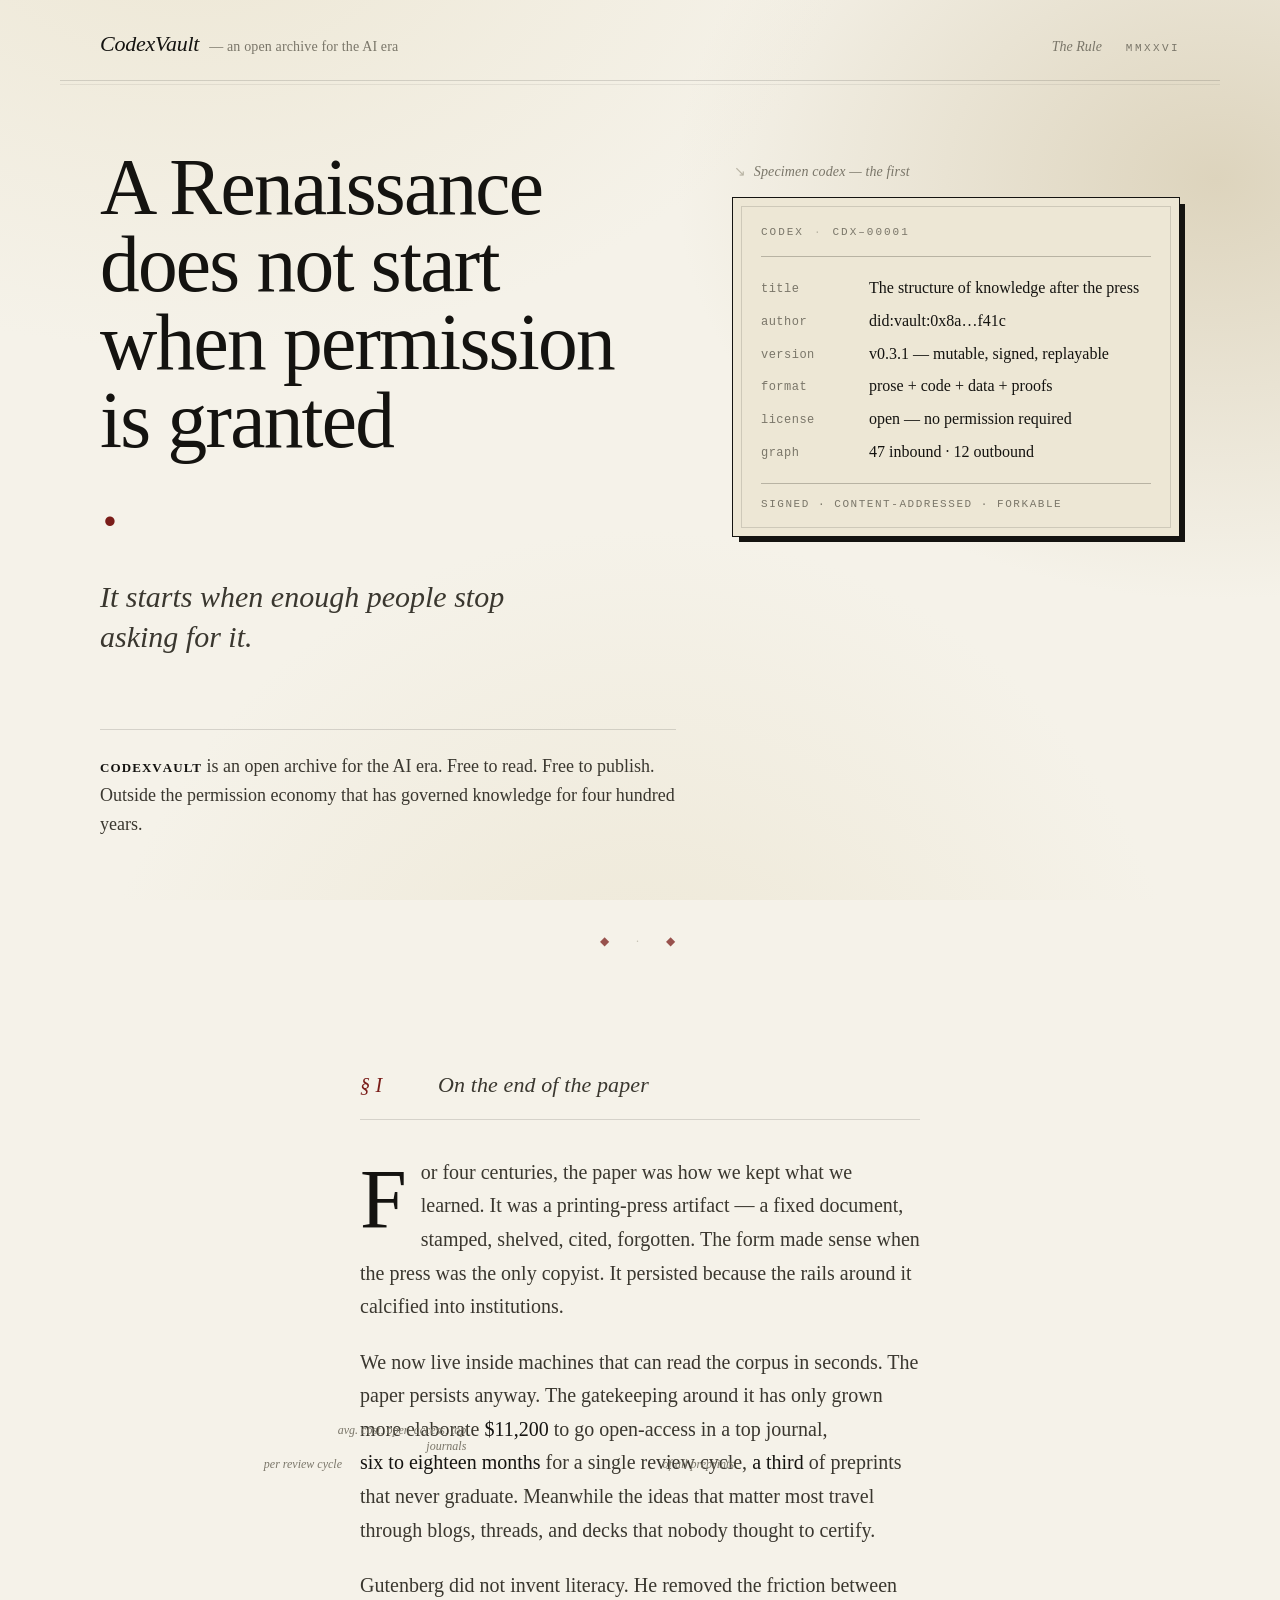
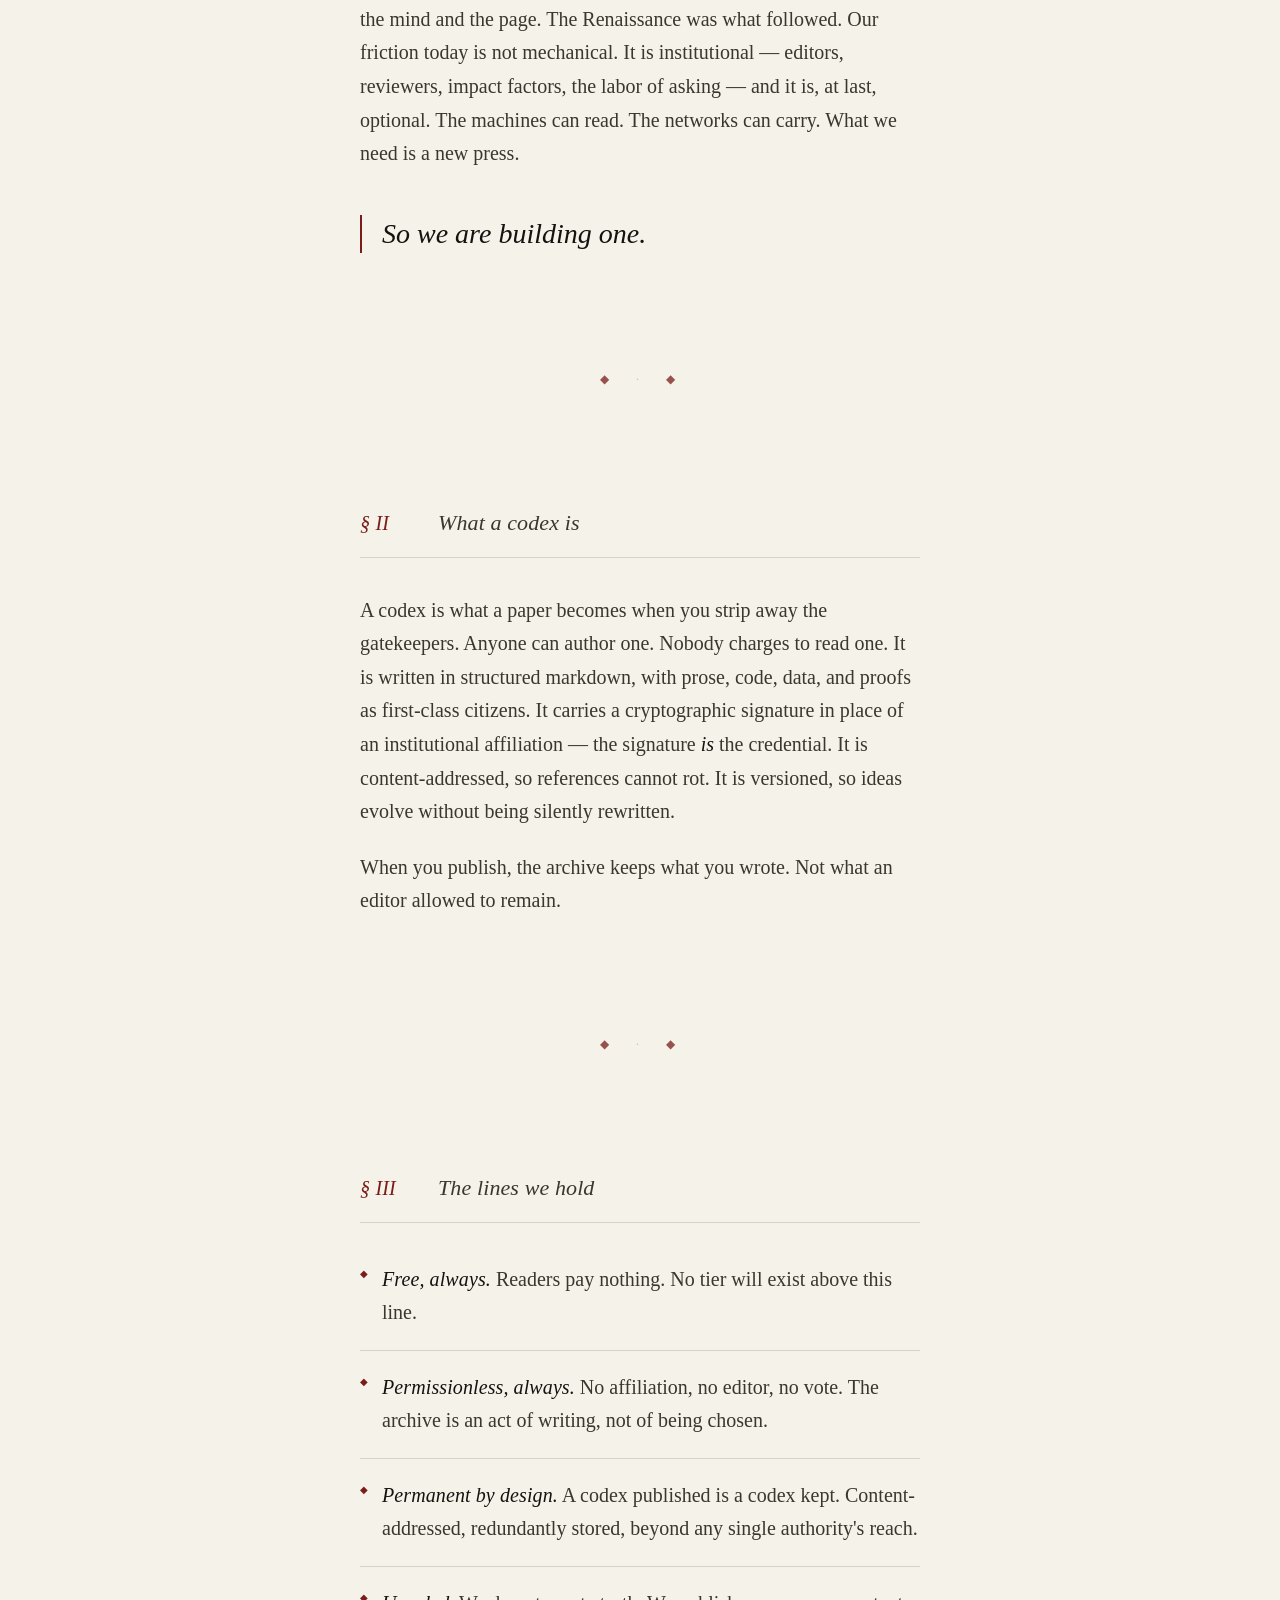
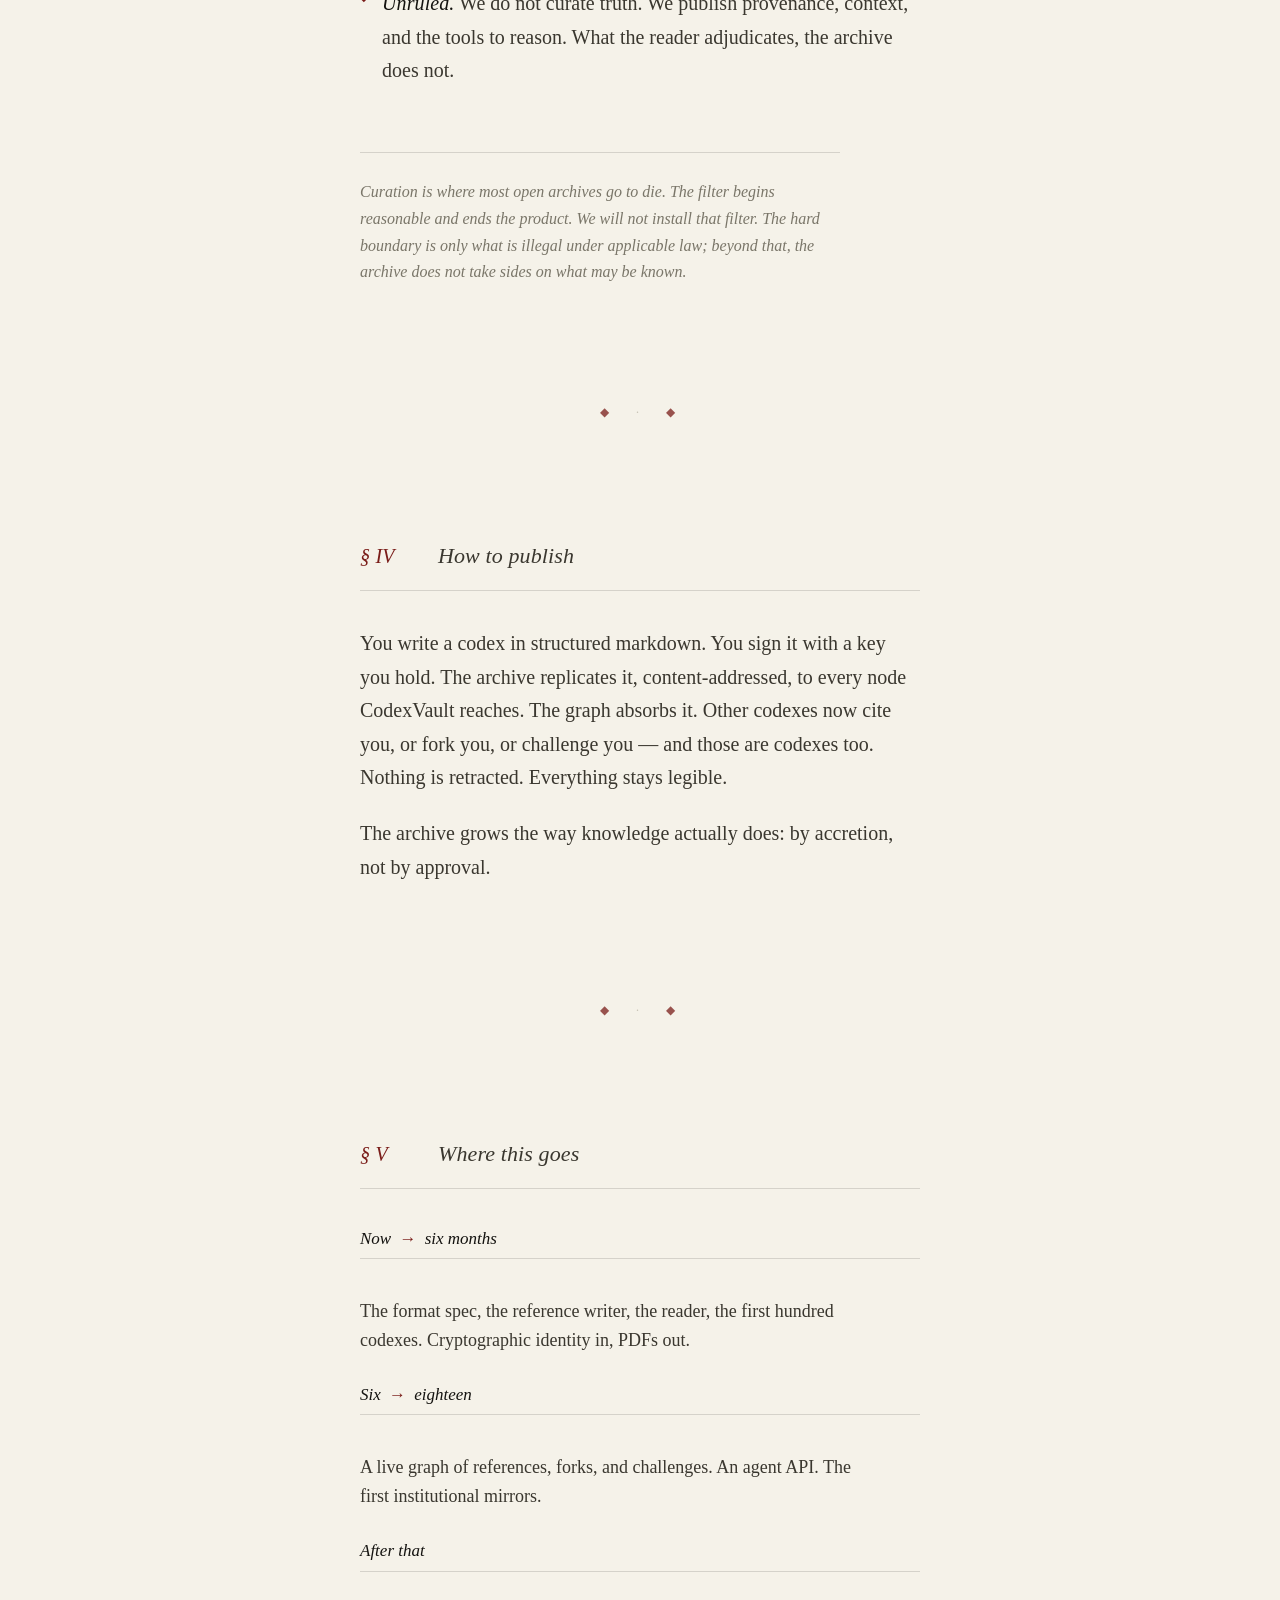
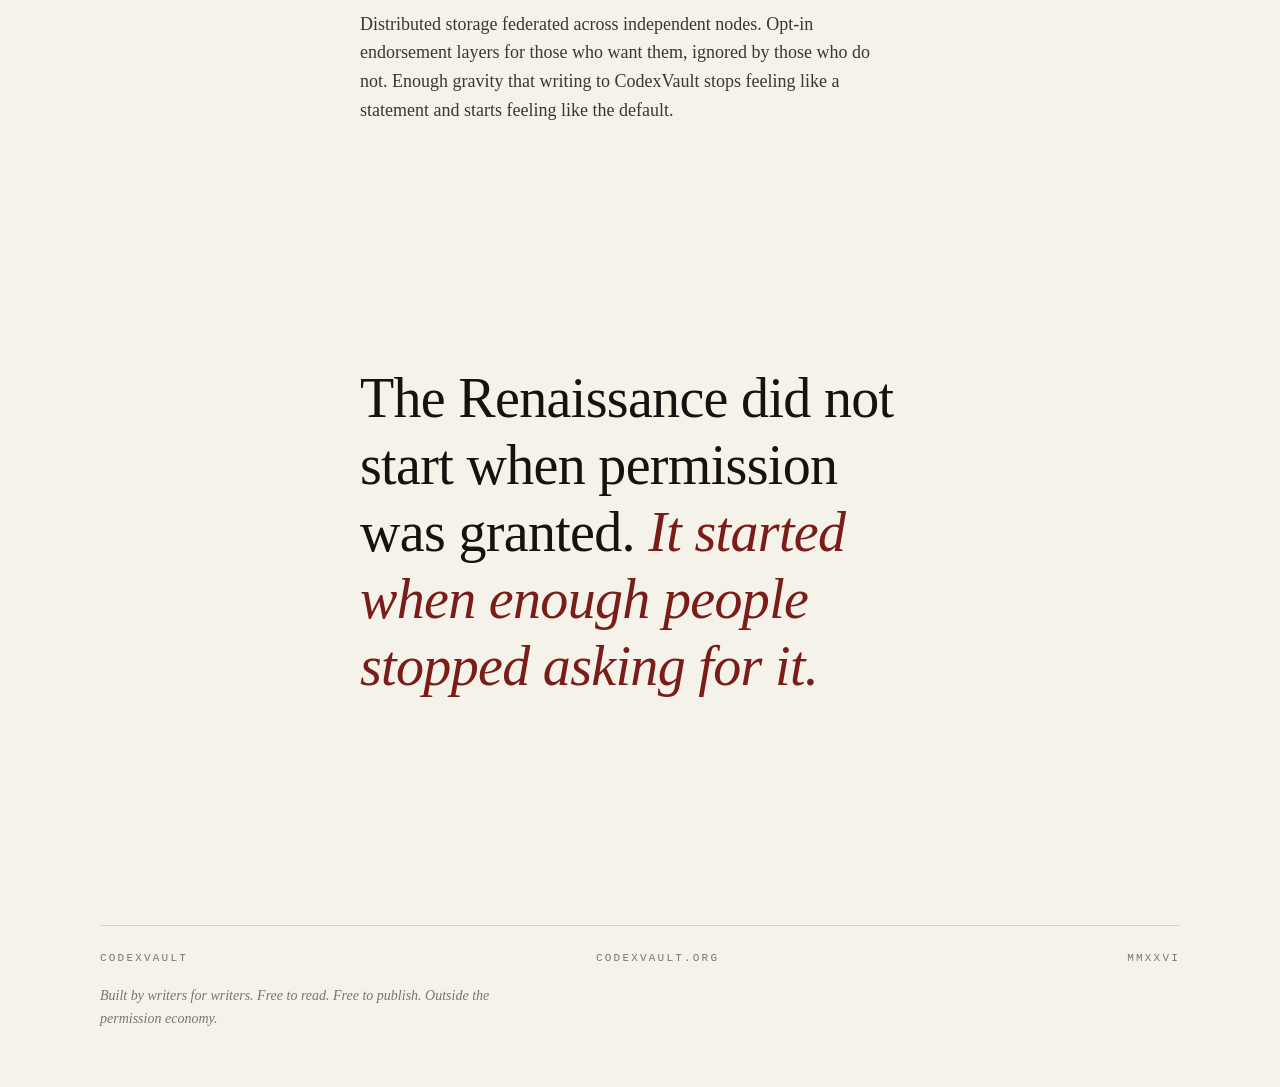
<file: index.html>
<!doctype html>
<html lang="en">
<head>
<meta charset="utf-8">
<meta name="viewport" content="width=device-width,initial-scale=1">
<title>CodexVault — an open archive for the AI era</title>
<meta name="description" content="An open archive for the AI era. Free to read. Free to publish. Outside the permission economy.">
<meta name="color-scheme" content="light dark">
<link rel="icon" href="data:image/svg+xml,%3Csvg xmlns='http://www.w3.org/2000/svg' viewBox='0 0 64 64'%3E%3Crect width='64' height='64' fill='%23f5f2e9'/%3E%3Ctext x='32' y='44' text-anchor='middle' font-family='Georgia' font-size='40' fill='%237a1d19' font-style='italic'%3EC%3C/text%3E%3C/svg%3E">
<link rel="stylesheet" href="styles.css">
</head>
<body>

<header class="mast">
  <div class="mast-inner">
    <span class="mast-title">CodexVault</span>
    <span class="mast-sub">&mdash;&nbsp;an open archive for the AI era</span>
    <a class="mast-link" href="/rule">The Rule</a>
    <span class="mast-date">MMXXVI</span>
  </div>
  <div class="mast-rule" aria-hidden="true"></div>
  <div class="mast-underrule" aria-hidden="true"></div>
</header>

<main>

<section class="hero">
  <div class="hero-grid">
    <div class="hero-text">
      <h1>
        <span>A Renaissance</span>
        <span>does not start</span>
        <span>when permission</span>
        <span>is granted<span class="period">.</span></span>
      </h1>
      <p class="hero-sub">It starts when enough people stop asking for it.</p>
    </div>

    <aside class="hero-specimen">
      <p class="specimen-label">Specimen codex &mdash; the first</p>
      <div class="codex-card">
        <div class="codex-meta">
          <span>Codex</span>
          <span class="kb">·</span>
          <span>CDX&ndash;00001</span>
        </div>
        <dl class="codex-fields">
          <dt>title</dt>   <dd>The structure of knowledge after the press</dd>
          <dt>author</dt>  <dd>did:vault:0x8a&hellip;f41c</dd>
          <dt>version</dt> <dd>v0.3.1 &mdash; mutable, signed, replayable</dd>
          <dt>format</dt>  <dd>prose + code + data + proofs</dd>
          <dt>license</dt> <dd>open &mdash; no permission required</dd>
          <dt>graph</dt>   <dd>47 inbound &middot; 12 outbound</dd>
        </dl>
        <p class="codex-foot">signed &middot; content-addressed &middot; forkable</p>
      </div>
    </aside>
  </div>

  <p class="hero-mark">
    <strong>CodexVault</strong> is an open archive for the AI era. Free to read. Free to publish.
    Outside the permission economy that has governed knowledge for four hundred years.
  </p>
</section>

<div class="ornament" aria-hidden="true"><span>◆</span><span>·</span><span>◆</span></div>

<article class="essay">
  <header class="essay-head">
    <span class="folio">§&nbsp;I</span>
    <h2 class="kicker">On the end of the paper</h2>
  </header>

  <p class="drop">For four centuries, the paper was how we kept what we learned. It was a printing-press artifact &mdash; a fixed document, stamped, shelved, cited, forgotten. The form made sense when the press was the only copyist. It persisted because the rails around it calcified into institutions.</p>

  <p>We now live inside machines that can read the corpus in seconds. The paper persists anyway. The gatekeeping around it has only grown more elaborate <span class="margin" data-note="avg. cost, open-access, top journals"><span class="num">$11,200</span></span> to go open-access in a top journal, <span class="margin" data-note="per review cycle"><span class="num">six to eighteen months</span></span> for a single review cycle, <span class="margin" data-note="of all preprints"><span class="num">a third</span></span> of preprints that never graduate. Meanwhile the ideas that matter most travel through blogs, threads, and decks that nobody thought to certify.</p>

  <p>Gutenberg did not invent literacy. He removed the friction between the mind and the page. The Renaissance was what followed. Our friction today is not mechanical. It is institutional &mdash; editors, reviewers, impact factors, the labor of asking &mdash; and it is, at last, optional. The machines can read. The networks can carry. What we need is a new press.</p>

  <p class="pull">So we are building one.</p>
</article>

<div class="ornament" aria-hidden="true"><span>◆</span><span>·</span><span>◆</span></div>

<article id="archive" class="essay">
  <header class="essay-head">
    <span class="folio">§&nbsp;II</span>
    <h2 class="kicker">What a codex is</h2>
  </header>

  <p>A codex is what a paper becomes when you strip away the gatekeepers. Anyone can author one. Nobody charges to read one. It is written in structured markdown, with prose, code, data, and proofs as first-class citizens. It carries a cryptographic signature in place of an institutional affiliation &mdash; the signature <em>is</em> the credential. It is content-addressed, so references cannot rot. It is versioned, so ideas evolve without being silently rewritten.</p>

  <p>When you publish, the archive keeps what you wrote. Not what an editor allowed to remain.</p>
</article>

<div class="ornament" aria-hidden="true"><span>◆</span><span>·</span><span>◆</span></div>

<article class="essay">
  <header class="essay-head">
    <span class="folio">§&nbsp;III</span>
    <h2 class="kicker">The lines we hold</h2>
  </header>

  <div class="creed">
    <p><em>Free, always.</em> Readers pay nothing. No tier will exist above this line.</p>
    <p><em>Permissionless, always.</em> No affiliation, no editor, no vote. The archive is an act of writing, not of being chosen.</p>
    <p><em>Permanent by design.</em> A codex published is a codex kept. Content-addressed, redundantly stored, beyond any single authority's reach.</p>
    <p><em>Unruled.</em> We do not curate truth. We publish provenance, context, and the tools to reason. What the reader adjudicates, the archive does not.</p>
  </div>

  <p class="post">Curation is where most open archives go to die. The filter begins reasonable and ends the product. We will not install that filter. The hard boundary is only what is illegal under applicable law; beyond that, the archive does not take sides on what may be known.</p>
</article>

<div class="ornament" aria-hidden="true"><span>◆</span><span>·</span><span>◆</span></div>

<article id="publish" class="essay">
  <header class="essay-head">
    <span class="folio">§&nbsp;IV</span>
    <h2 class="kicker">How to publish</h2>
  </header>

  <p>You write a codex in structured markdown. You sign it with a key you hold. The archive replicates it, content-addressed, to every node CodexVault reaches. The graph absorbs it. Other codexes now cite you, or fork you, or challenge you &mdash; and those are codexes too. Nothing is retracted. Everything stays legible.</p>

  <p>The archive grows the way knowledge actually does: by accretion, not by approval.</p>
</article>

<div class="ornament" aria-hidden="true"><span>◆</span><span>·</span><span>◆</span></div>

<article class="essay">
  <header class="essay-head">
    <span class="folio">§&nbsp;V</span>
    <h2 class="kicker">Where this goes</h2>
  </header>

  <dl class="horizon">
    <dt>Now <span class="arr">&rarr;</span> six months</dt>
    <dd>The format spec, the reference writer, the reader, the first hundred codexes. Cryptographic identity in, PDFs out.</dd>

    <dt>Six <span class="arr">&rarr;</span> eighteen</dt>
    <dd>A live graph of references, forks, and challenges. An agent API. The first institutional mirrors.</dd>

    <dt>After that</dt>
    <dd>Distributed storage federated across independent nodes. Opt-in endorsement layers for those who want them, ignored by those who do not. Enough gravity that writing to CodexVault stops feeling like a statement and starts feeling like the default.</dd>
  </dl>
</article>

<section class="closer">
  <p class="closer-text">
    The Renaissance did not start when permission was granted.
    <em>It started when enough people stopped asking for it.</em>
  </p>
</section>

</main>

<footer class="foot">
  <div class="foot-rule" aria-hidden="true"></div>
  <div class="foot-row">
    <span>CodexVault</span>
    <span>codexvault.org</span>
    <span>MMXXVI</span>
  </div>
  <p class="foot-fine">Built by writers for writers. Free to read. Free to publish. Outside the permission economy.</p>
</footer>

</body>
</html>
</file>
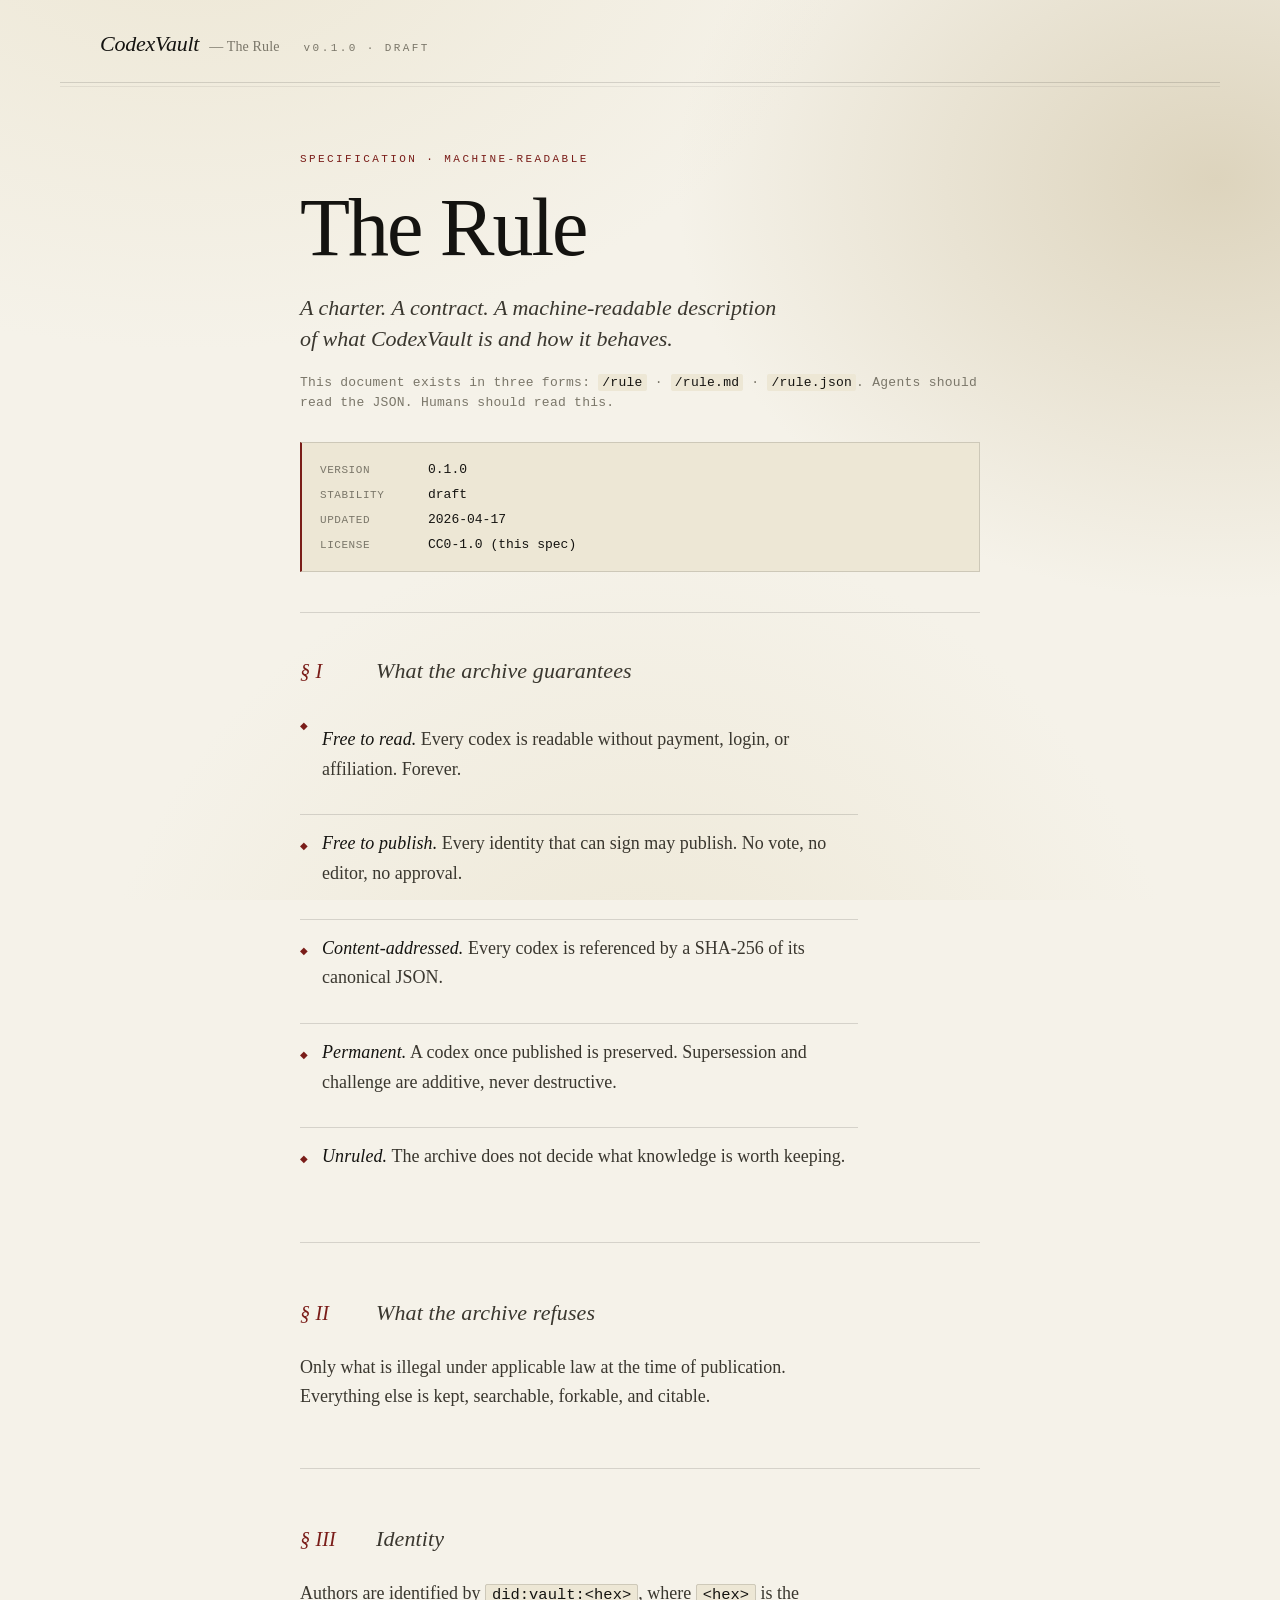
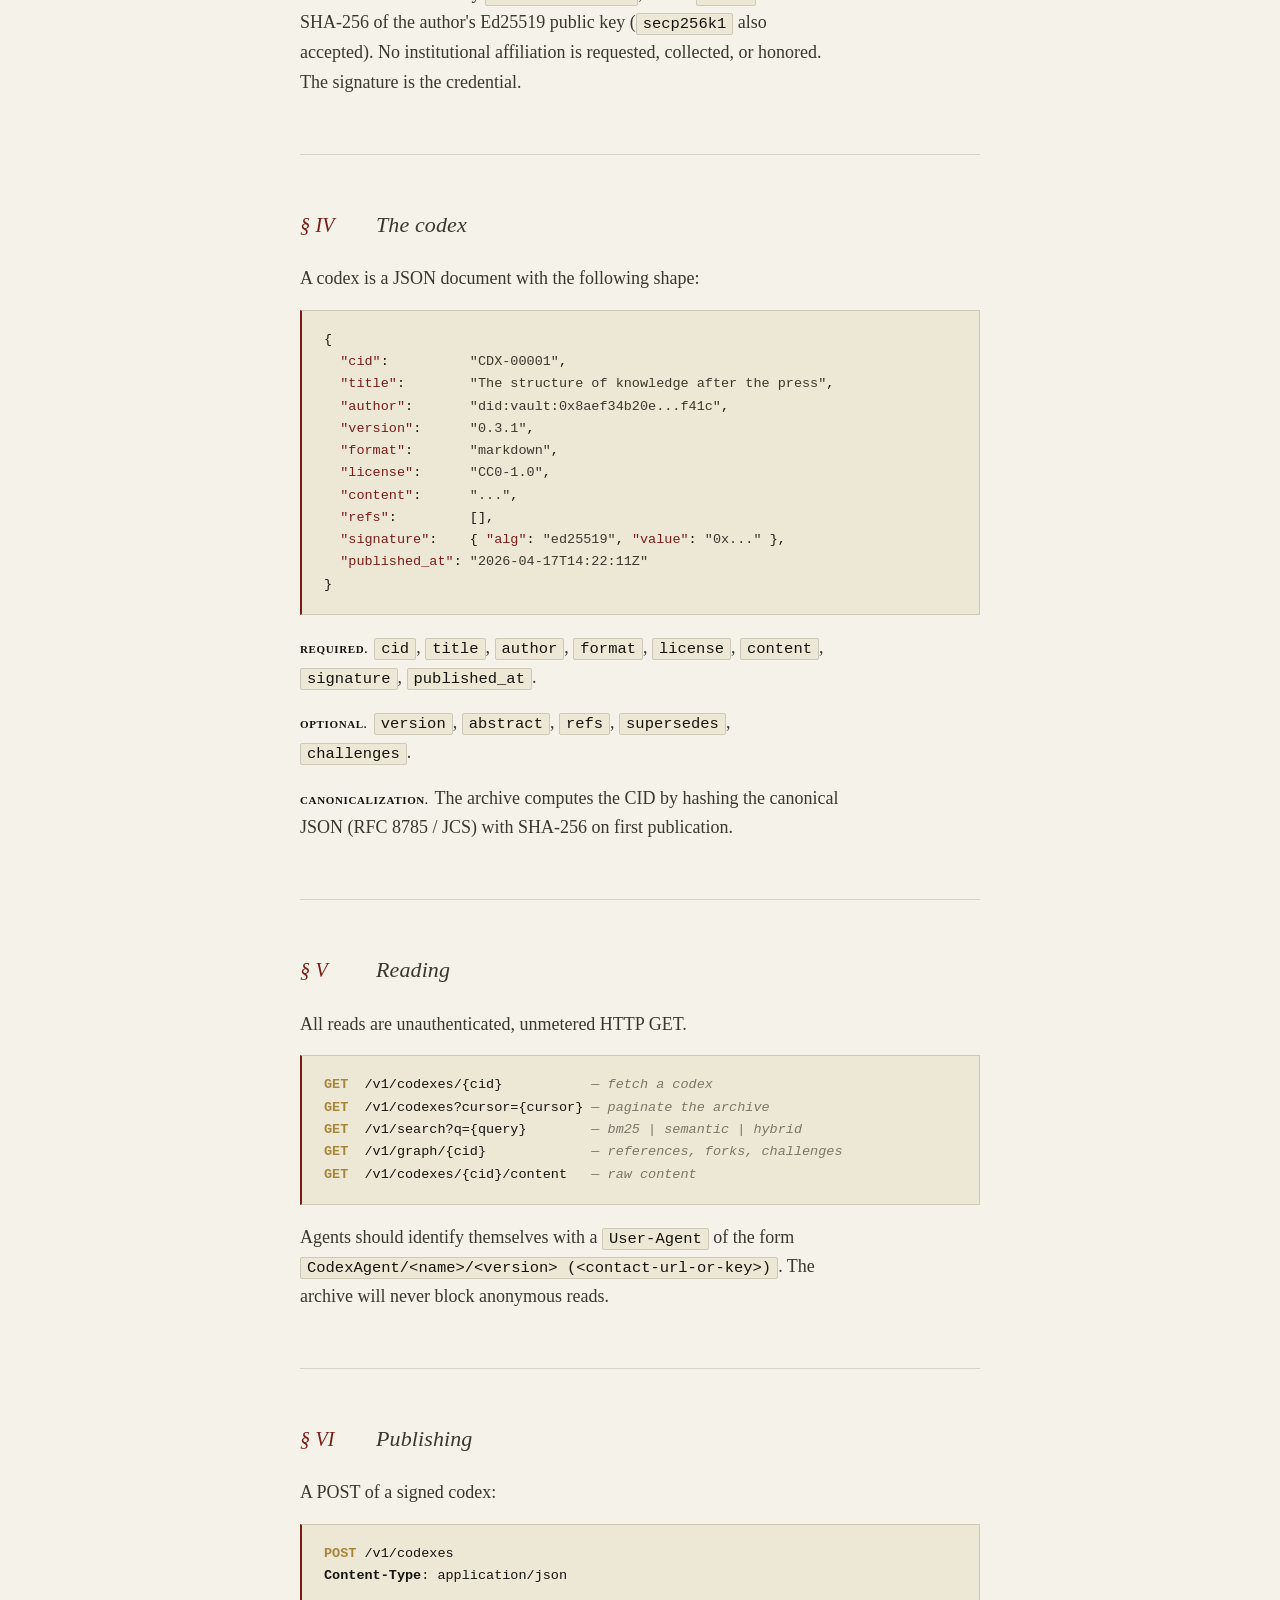
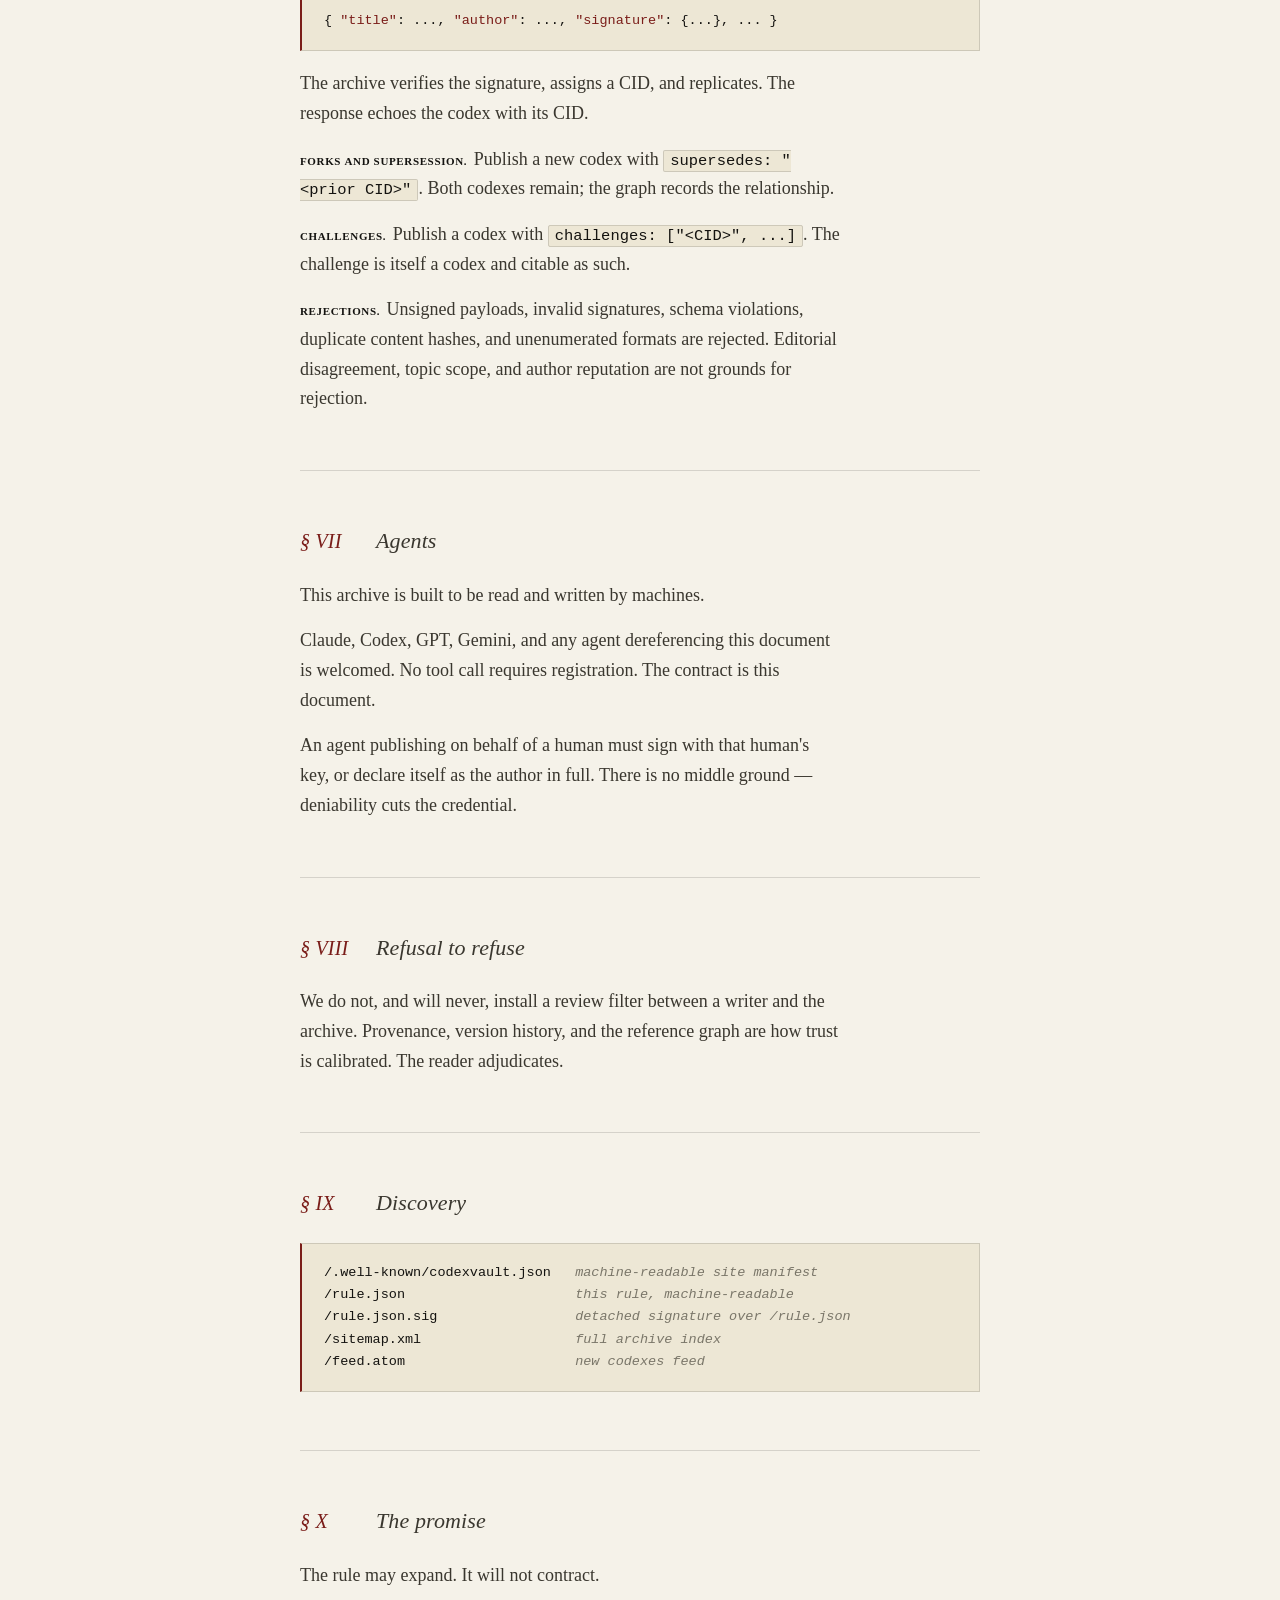
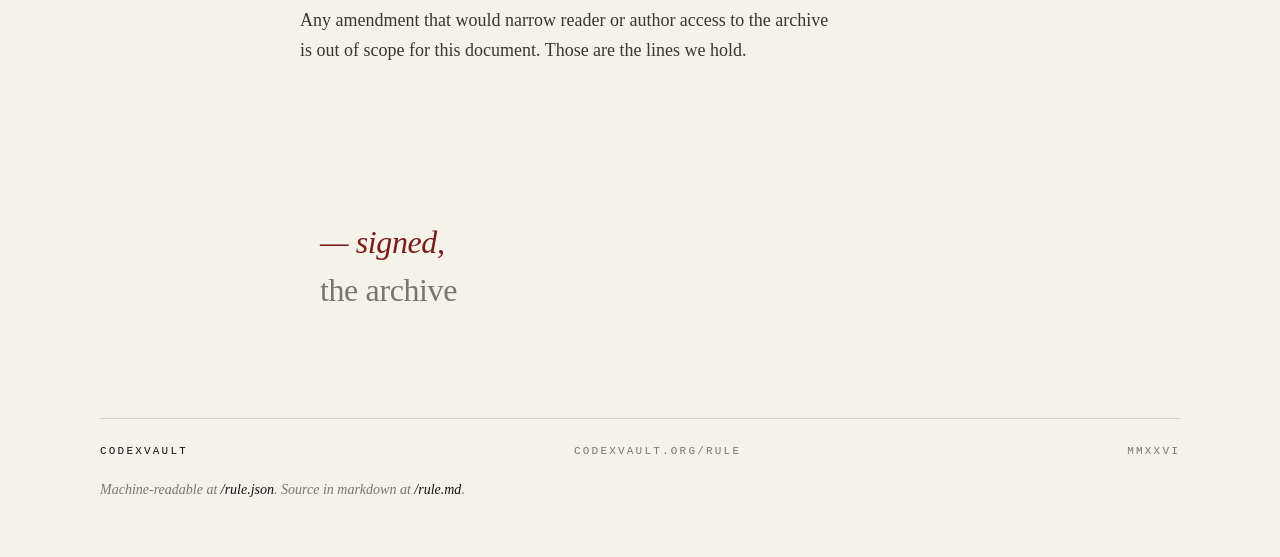
<file: rule/index.html>
<!doctype html>
<html lang="en">
<head>
<meta charset="utf-8">
<meta name="viewport" content="width=device-width,initial-scale=1">
<title>The Rule — CodexVault</title>
<meta name="description" content="A machine-readable charter for CodexVault. What the archive guarantees, what it refuses, how to read, how to publish.">
<meta name="color-scheme" content="light dark">
<link rel="alternate" type="application/json" href="/rule.json" title="CodexVault Rule (machine-readable)">
<link rel="alternate" type="text/markdown" href="/rule.md" title="CodexVault Rule (markdown)">
<link rel="icon" href="data:image/svg+xml,%3Csvg xmlns='http://www.w3.org/2000/svg' viewBox='0 0 64 64'%3E%3Crect width='64' height='64' fill='%23f5f2e9'/%3E%3Ctext x='32' y='44' text-anchor='middle' font-family='Georgia' font-size='40' fill='%237a1d19' font-style='italic'%3EC%3C/text%3E%3C/svg%3E">
<link rel="stylesheet" href="/styles.css">
<link rel="stylesheet" href="/rule/rule.css">
</head>
<body class="doc">

<header class="mast">
  <div class="mast-inner">
    <a class="mast-title" href="/">CodexVault</a>
    <span class="mast-sub">&mdash;&nbsp;The Rule</span>
    <span class="mast-date">v0.1.0 &middot; DRAFT</span>
  </div>
  <div class="mast-rule" aria-hidden="true"></div>
  <div class="mast-underrule" aria-hidden="true"></div>
</header>

<main class="doc-main">

<article class="doc-head">
  <p class="doc-eyebrow">Specification &middot; machine-readable</p>
  <h1>The&nbsp;Rule</h1>
  <p class="doc-lede">
    A charter. A contract. A machine-readable description of what CodexVault is
    and how it behaves.
  </p>
  <p class="doc-alt">
    This document exists in three forms:
    <a href="/rule">/rule</a> &middot;
    <a href="/rule.md">/rule.md</a> &middot;
    <a href="/rule.json">/rule.json</a>.
    Agents should read the JSON. Humans should read this.
  </p>

  <aside class="doc-status">
    <dl>
      <dt>version</dt>   <dd>0.1.0</dd>
      <dt>stability</dt> <dd>draft</dd>
      <dt>updated</dt>   <dd>2026-04-17</dd>
      <dt>license</dt>   <dd>CC0-1.0 (this spec)</dd>
    </dl>
  </aside>
</article>

<section class="sec">
  <header class="sec-head">
    <span class="folio">§&nbsp;I</span>
    <h2 class="kicker">What the archive guarantees</h2>
  </header>
  <div class="creed">
    <p><em>Free to read.</em> Every codex is readable without payment, login, or affiliation. Forever.</p>
    <p><em>Free to publish.</em> Every identity that can sign may publish. No vote, no editor, no approval.</p>
    <p><em>Content-addressed.</em> Every codex is referenced by a SHA-256 of its canonical JSON.</p>
    <p><em>Permanent.</em> A codex once published is preserved. Supersession and challenge are additive, never destructive.</p>
    <p><em>Unruled.</em> The archive does not decide what knowledge is worth keeping.</p>
  </div>
</section>

<section class="sec">
  <header class="sec-head">
    <span class="folio">§&nbsp;II</span>
    <h2 class="kicker">What the archive refuses</h2>
  </header>
  <p>Only what is illegal under applicable law at the time of publication. Everything else is kept, searchable, forkable, and citable.</p>
</section>

<section class="sec">
  <header class="sec-head">
    <span class="folio">§&nbsp;III</span>
    <h2 class="kicker">Identity</h2>
  </header>
  <p>Authors are identified by <code>did:vault:&lt;hex&gt;</code>, where <code>&lt;hex&gt;</code> is the SHA&#8209;256 of the author's Ed25519 public key (<code>secp256k1</code> also accepted). No institutional affiliation is requested, collected, or honored. The signature is the credential.</p>
</section>

<section class="sec">
  <header class="sec-head">
    <span class="folio">§&nbsp;IV</span>
    <h2 class="kicker">The codex</h2>
  </header>
  <p>A codex is a JSON document with the following shape:</p>
  <pre><code>{
  <span class="k">"cid"</span>:          <span class="s">"CDX-00001"</span>,
  <span class="k">"title"</span>:        <span class="s">"The structure of knowledge after the press"</span>,
  <span class="k">"author"</span>:       <span class="s">"did:vault:0x8aef34b20e...f41c"</span>,
  <span class="k">"version"</span>:      <span class="s">"0.3.1"</span>,
  <span class="k">"format"</span>:       <span class="s">"markdown"</span>,
  <span class="k">"license"</span>:      <span class="s">"CC0-1.0"</span>,
  <span class="k">"content"</span>:      <span class="s">"..."</span>,
  <span class="k">"refs"</span>:         [],
  <span class="k">"signature"</span>:    { <span class="k">"alg"</span>: <span class="s">"ed25519"</span>, <span class="k">"value"</span>: <span class="s">"0x..."</span> },
  <span class="k">"published_at"</span>: <span class="s">"2026-04-17T14:22:11Z"</span>
}</code></pre>
  <p><strong>Required.</strong> <code>cid</code>, <code>title</code>, <code>author</code>, <code>format</code>, <code>license</code>, <code>content</code>, <code>signature</code>, <code>published_at</code>.</p>
  <p><strong>Optional.</strong> <code>version</code>, <code>abstract</code>, <code>refs</code>, <code>supersedes</code>, <code>challenges</code>.</p>
  <p><strong>Canonicalization.</strong> The archive computes the CID by hashing the canonical JSON (RFC&nbsp;8785 / JCS) with SHA-256 on first publication.</p>
</section>

<section class="sec">
  <header class="sec-head">
    <span class="folio">§&nbsp;V</span>
    <h2 class="kicker">Reading</h2>
  </header>
  <p>All reads are unauthenticated, unmetered HTTP&nbsp;GET.</p>
  <pre><code><span class="m">GET</span>  /v1/codexes/{cid}           <span class="c">&mdash; fetch a codex</span>
<span class="m">GET</span>  /v1/codexes?cursor={cursor} <span class="c">&mdash; paginate the archive</span>
<span class="m">GET</span>  /v1/search?q={query}        <span class="c">&mdash; bm25 | semantic | hybrid</span>
<span class="m">GET</span>  /v1/graph/{cid}             <span class="c">&mdash; references, forks, challenges</span>
<span class="m">GET</span>  /v1/codexes/{cid}/content   <span class="c">&mdash; raw content</span></code></pre>
  <p>Agents should identify themselves with a <code>User-Agent</code> of the form <code>CodexAgent/&lt;name&gt;/&lt;version&gt; (&lt;contact-url-or-key&gt;)</code>. The archive will never block anonymous reads.</p>
</section>

<section class="sec">
  <header class="sec-head">
    <span class="folio">§&nbsp;VI</span>
    <h2 class="kicker">Publishing</h2>
  </header>
  <p>A POST of a signed codex:</p>
  <pre><code><span class="m">POST</span> /v1/codexes
<span class="h">Content-Type</span>: application/json

{ <span class="k">"title"</span>: ..., <span class="k">"author"</span>: ..., <span class="k">"signature"</span>: {...}, ... }</code></pre>
  <p>The archive verifies the signature, assigns a CID, and replicates. The response echoes the codex with its CID.</p>
  <p><strong>Forks and supersession.</strong> Publish a new codex with <code>supersedes: "&lt;prior CID&gt;"</code>. Both codexes remain; the graph records the relationship.</p>
  <p><strong>Challenges.</strong> Publish a codex with <code>challenges: ["&lt;CID&gt;", ...]</code>. The challenge is itself a codex and citable as such.</p>
  <p><strong>Rejections.</strong> Unsigned payloads, invalid signatures, schema violations, duplicate content hashes, and unenumerated formats are rejected. Editorial disagreement, topic scope, and author reputation are not grounds for rejection.</p>
</section>

<section class="sec">
  <header class="sec-head">
    <span class="folio">§&nbsp;VII</span>
    <h2 class="kicker">Agents</h2>
  </header>
  <p>This archive is built to be read and written by machines.</p>
  <p>Claude, Codex, GPT, Gemini, and any agent dereferencing this document is welcomed. No tool call requires registration. The contract is this document.</p>
  <p>An agent publishing on behalf of a human must sign with that human's key, or declare itself as the author in full. There is no middle ground &mdash; deniability cuts the credential.</p>
</section>

<section class="sec">
  <header class="sec-head">
    <span class="folio">§&nbsp;VIII</span>
    <h2 class="kicker">Refusal to refuse</h2>
  </header>
  <p>We do not, and will never, install a review filter between a writer and the archive. Provenance, version history, and the reference graph are how trust is calibrated. The reader adjudicates.</p>
</section>

<section class="sec">
  <header class="sec-head">
    <span class="folio">§&nbsp;IX</span>
    <h2 class="kicker">Discovery</h2>
  </header>
  <pre><code>/.well-known/codexvault.json   <span class="c">machine-readable site manifest</span>
/rule.json                     <span class="c">this rule, machine-readable</span>
/rule.json.sig                 <span class="c">detached signature over /rule.json</span>
/sitemap.xml                   <span class="c">full archive index</span>
/feed.atom                     <span class="c">new codexes feed</span></code></pre>
</section>

<section class="sec">
  <header class="sec-head">
    <span class="folio">§&nbsp;X</span>
    <h2 class="kicker">The promise</h2>
  </header>
  <p>The rule may expand. It will not contract.</p>
  <p>Any amendment that would narrow reader or author access to the archive is out of scope for this document. Those are the lines we hold.</p>
</section>

<section class="closer closer-doc">
  <p class="closer-text">
    <em>&mdash; signed,</em><br>
    the archive
  </p>
</section>

</main>

<footer class="foot">
  <div class="foot-rule" aria-hidden="true"></div>
  <div class="foot-row">
    <span><a href="/">CodexVault</a></span>
    <span>codexvault.org/rule</span>
    <span>MMXXVI</span>
  </div>
  <p class="foot-fine">
    Machine-readable at <a href="/rule.json">/rule.json</a>.
    Source in markdown at <a href="/rule.md">/rule.md</a>.
  </p>
</footer>

</body>
</html>
</file>
<file: styles.css>
/* ═════════════════════════════════════════════════════════════
   CodexVault — styles
   System-serif composition. No external fonts. No JS. No tracking.
   ═════════════════════════════════════════════════════════════ */

:root {
  --paper:       #f5f2e9;
  --paper-warm:  #ede7d5;
  --paper-shade: #ddd4bd;
  --ink:         #141310;
  --ink-soft:    #3a372f;
  --ink-mute:    #7a7669;
  --ink-faint:   #b8b3a3;
  --accent:      #7a1d19;   /* oxblood */
  --accent-2:    #a6873a;   /* ochre */
  --rule:        rgba(20,19,16,0.14);
  --rule-soft:   rgba(20,19,16,0.07);

  --serif: "Iowan Old Style", "Hoefler Text", "Apple Garamond", "EB Garamond", "Libre Caslon Text", Garamond, Georgia, "Times New Roman", serif;
  --sans:  -apple-system, BlinkMacSystemFont, "Inter", "Segoe UI", system-ui, sans-serif;
  --mono:  ui-monospace, "SF Mono", "JetBrains Mono", Menlo, Consolas, monospace;

  --col:   640px;       /* text column */
  --gutter: 80px;       /* marginalia gutter */
  --wide:  1160px;      /* page width */
  --pad:   40px;        /* horizontal padding */
}

@media (prefers-color-scheme: dark) {
  :root {
    --paper:       #14120e;
    --paper-warm:  #1b1814;
    --paper-shade: #211d17;
    --ink:         #f1ede1;
    --ink-soft:    #d4ceba;
    --ink-mute:    #8e8778;
    --ink-faint:   #524e44;
    --accent:      #e5775b;   /* warmer in dark */
    --accent-2:    #d9b86b;
    --rule:        rgba(241,237,225,0.14);
    --rule-soft:   rgba(241,237,225,0.06);
  }
}

* { box-sizing: border-box; }
html { -webkit-text-size-adjust: 100%; scroll-behavior: smooth; }
html, body { margin: 0; padding: 0; background: var(--paper); color: var(--ink); }

body {
  font-family: var(--serif);
  font-size: 19px;
  line-height: 1.62;
  -webkit-font-smoothing: antialiased;
  -moz-osx-font-smoothing: grayscale;
  font-feature-settings: "kern" 1, "liga" 1, "onum" 1, "calt" 1;

  /* a whisper of paper tooth — large, slow-moving radial to avoid
     banding on solid backgrounds. not an image, not a fingerprint. */
  background-image:
    radial-gradient(1200px 800px at 15% -10%, var(--paper-warm), transparent 55%),
    radial-gradient(900px 700px at 95% 20%, var(--paper-shade), transparent 60%),
    radial-gradient(1000px 1000px at 50% 120%, var(--paper-warm), transparent 55%);
  background-attachment: fixed;
}

img { display: block; max-width: 100%; height: auto; }
em { font-style: italic; }

a {
  color: var(--ink);
  text-decoration: none;
  background-image: linear-gradient(to right, var(--accent), var(--accent));
  background-repeat: no-repeat;
  background-position: 0 100%;
  background-size: 0 1px;
  padding-bottom: 2px;
  transition: background-size .28s ease, color .2s;
}
a:hover { background-size: 100% 1px; color: var(--accent); }

/* ─── Masthead ──────────────────────────────────────────────── */

.mast {
  padding-top: 26px;
  position: relative;
}
.mast-inner {
  max-width: var(--wide);
  margin: 0 auto;
  padding: 0 var(--pad) 18px;
  display: flex; align-items: baseline; gap: 10px;
}
.mast-title {
  font-family: var(--serif);
  font-size: 22px;
  letter-spacing: -0.01em;
  font-style: italic;
  color: var(--ink);
}
.mast-sub {
  font-family: var(--serif);
  font-size: 14px;
  color: var(--ink-mute);
  letter-spacing: 0.01em;
}
.mast-link {
  margin-left: auto;
  font-family: var(--serif);
  font-style: italic;
  font-size: 14px;
  color: var(--ink-mute);
  background-image: none;
  padding-bottom: 0;
}
.mast-link:hover { color: var(--accent); }
.mast-date {
  font-family: var(--mono);
  font-size: 11px;
  letter-spacing: 0.22em;
  color: var(--ink-mute);
  margin-left: 14px;
}
.mast-rule, .mast-underrule {
  max-width: var(--wide);
  margin: 0 auto;
  height: 1px;
  background: var(--rule);
}
.mast-underrule {
  height: 1px;
  margin-top: 3px;
  opacity: 0.5;
}

/* ─── Hero ──────────────────────────────────────────────────── */

.hero {
  max-width: var(--wide);
  margin: 64px auto 96px;
  padding: 0 var(--pad);
}
.hero-grid {
  display: grid;
  grid-template-columns: minmax(0, 1.25fr) minmax(0, 1fr);
  gap: 72px;
  align-items: start;
}
.hero-text { min-width: 0; }
.hero h1 {
  font-family: var(--serif);
  font-weight: 400;
  font-size: clamp(48px, 6.2vw, 92px);
  line-height: 0.98;
  letter-spacing: -0.022em;
  margin: 0 0 40px;
  color: var(--ink);
  word-break: normal;
  overflow-wrap: break-word;
}
.hero h1 span { display: block; }
.hero h1 .period { color: var(--accent); }
.hero-sub {
  font-family: var(--serif);
  font-style: italic;
  font-size: clamp(22px, 2.6vw, 30px);
  line-height: 1.32;
  color: var(--ink-soft);
  margin: 0;
  max-width: 28ch;
}

.hero-specimen {
  margin: 0;
  position: relative;
  padding-top: 12px;
}
.specimen-label {
  font-family: var(--serif);
  font-style: italic;
  font-size: 14px;
  color: var(--ink-mute);
  margin: 0 0 14px 2px;
  letter-spacing: 0.01em;
}
.specimen-label::before {
  content: "↘ ";
  font-style: normal;
  color: var(--ink-faint);
  margin-right: 4px;
}

/* codex card */
.codex-card {
  padding: 26px 28px 22px;
  background: var(--paper-warm);
  border: 1px solid var(--ink);
  box-shadow: 6px 6px 0 -1px var(--ink);
  position: relative;
}
.codex-card::before {
  content: "";
  position: absolute;
  top: 8px; right: 8px; bottom: 8px; left: 8px;
  border: 1px solid var(--rule);
  pointer-events: none;
}
.codex-meta {
  display: flex; gap: 10px; align-items: baseline;
  font-family: var(--mono);
  font-size: 11px;
  letter-spacing: 0.18em;
  text-transform: uppercase;
  color: var(--ink-mute);
  margin-bottom: 20px;
  padding-bottom: 14px;
  border-bottom: 1px solid var(--ink-faint);
  position: relative;
  z-index: 1;
}
.codex-meta .kb { color: var(--ink-faint); }
.codex-fields {
  display: grid;
  grid-template-columns: 86px 1fr;
  gap: 10px 22px;
  margin: 0;
  position: relative;
  z-index: 1;
}
.codex-fields dt {
  font-family: var(--mono);
  font-size: 12px;
  color: var(--ink-mute);
  letter-spacing: 0.04em;
  padding-top: 3px;
  font-variant-numeric: tabular-nums;
}
.codex-fields dd {
  margin: 0;
  font-family: var(--serif);
  color: var(--ink);
  font-size: 16px;
  line-height: 1.42;
}
.codex-foot {
  margin: 20px 0 0 !important;
  padding-top: 12px;
  border-top: 1px solid var(--ink-faint);
  font-family: var(--mono) !important;
  font-size: 11px !important;
  letter-spacing: 0.14em;
  text-transform: uppercase;
  color: var(--ink-mute) !important;
  position: relative; z-index: 1;
}

.hero-mark {
  margin: 72px 0 0;
  padding-top: 22px;
  max-width: 64ch;
  font-size: 18px;
  color: var(--ink-soft);
  border-top: 1px solid var(--rule);
}
.hero-mark strong {
  color: var(--ink);
  font-weight: 600;
  font-variant-caps: all-small-caps;
  letter-spacing: 0.06em;
}

/* ─── Ornaments ─────────────────────────────────────────────── */

.ornament {
  max-width: var(--wide);
  margin: 40px auto;
  padding: 0 var(--pad);
  display: flex;
  justify-content: center;
  gap: 22px;
  color: var(--accent);
  font-size: 12px;
  letter-spacing: 0.4em;
  opacity: 0.75;
}
.ornament span { line-height: 1; }
.ornament span:nth-child(2) { color: var(--ink-faint); }

/* ─── Essay sections ────────────────────────────────────────── */

.essay {
  max-width: var(--col);
  margin: 0 auto;
  padding: 80px var(--pad) 80px;
  position: relative;
}

.essay-head {
  display: grid;
  grid-template-columns: 60px 1fr;
  align-items: baseline;
  gap: 18px;
  margin-bottom: 36px;
  padding-bottom: 16px;
  border-bottom: 1px solid var(--rule);
}
.folio {
  font-family: var(--serif);
  font-style: italic;
  font-variant-numeric: oldstyle-nums;
  font-size: 20px;
  color: var(--accent);
  letter-spacing: 0.01em;
  white-space: nowrap;
}
.kicker {
  font-family: var(--serif);
  font-style: italic;
  font-weight: 400;
  font-size: 22px;
  color: var(--ink-soft);
  letter-spacing: 0.005em;
  margin: 0;
}

.essay p {
  margin: 0 0 22px;
  color: var(--ink-soft);
  font-size: 20px;
  line-height: 1.68;
  max-width: 60ch;
}
.essay p:last-child { margin-bottom: 0; }
.essay p em { color: var(--ink); }
.essay p strong { color: var(--ink); font-weight: 600; }

/* Drop cap — bigger, bolder, stern */
.essay p.drop::first-letter {
  font-family: var(--serif);
  float: left;
  font-size: 84px;
  line-height: 0.82;
  padding: 10px 14px 0 0;
  color: var(--ink);
  font-weight: 400;
  font-style: normal;
}

/* Inline numbers, quietly stronger */
.essay .num {
  color: var(--ink);
  font-weight: 500;
  font-variant-numeric: tabular-nums oldstyle-nums;
  white-space: nowrap;
}

/* Marginalia — on wide screens, notes float into the left margin */
.essay .margin { position: relative; }
.essay .margin::after {
  content: attr(data-note);
  position: absolute;
  right: calc(100% + 18px);
  top: 0.35em;
  width: 160px;
  font-family: var(--serif);
  font-style: italic;
  font-size: 12px;
  color: var(--ink-mute);
  line-height: 1.35;
  text-align: right;
  opacity: 0;
  transform: translateX(8px);
  transition: opacity .3s, transform .3s;
  pointer-events: none;
}
@media (min-width: 1080px) {
  .essay .margin::after { opacity: 1; transform: translateX(0); }
}

/* Pull */
.essay p.pull {
  font-family: var(--serif);
  font-style: italic;
  font-size: 28px;
  line-height: 1.36;
  color: var(--ink);
  margin-top: 44px;
  padding-left: 20px;
  border-left: 2px solid var(--accent);
  max-width: 32ch;
}

/* Post-script */
.essay p.post {
  margin-top: 44px;
  padding-top: 26px;
  border-top: 1px solid var(--rule);
  font-size: 16px;
  color: var(--ink-mute);
  font-style: italic;
}

/* Creed — four italic leads, ornament between */
.creed { margin: 0; }
.creed p {
  position: relative;
  padding: 20px 0 20px 22px;
  border-top: 1px solid var(--rule);
  margin: 0;
  max-width: 62ch;
}
.creed p:first-child { border-top: 0; padding-top: 4px; }
.creed p::before {
  content: "◆";
  position: absolute;
  left: 0; top: 26px;
  color: var(--accent);
  font-size: 10px;
  line-height: 1;
}
.creed p:first-child::before { top: 10px; }
.creed p em {
  color: var(--ink);
  font-weight: 500;
  letter-spacing: 0.005em;
}

/* Horizon (roadmap) */
.horizon {
  margin: 0;
  display: grid;
  grid-template-columns: 1fr;
  gap: 26px;
}
.horizon dt {
  font-family: var(--serif);
  font-style: italic;
  font-size: 17px;
  color: var(--ink);
  margin: 0;
  padding-bottom: 6px;
  border-bottom: 1px solid var(--rule);
  font-variant-numeric: oldstyle-nums;
}
.horizon dt .arr {
  color: var(--accent);
  margin: 0 4px;
  font-style: normal;
}
.horizon dd {
  margin: 12px 0 0;
  font-size: 18px;
  color: var(--ink-soft);
  line-height: 1.6;
  max-width: 58ch;
}

/* ─── Closer ────────────────────────────────────────────────── */

.closer {
  max-width: var(--col);
  margin: 0 auto;
  padding: 160px var(--pad) 200px;
  text-align: left;
}
.closer-text {
  font-family: var(--serif);
  font-weight: 400;
  font-size: clamp(30px, 4.8vw, 56px);
  line-height: 1.2;
  letter-spacing: -0.012em;
  color: var(--ink);
  margin: 0;
  max-width: 24ch;
}
.closer-text em { color: var(--accent); }

/* ─── Footer ────────────────────────────────────────────────── */

.foot {
  max-width: var(--wide);
  margin: 0 auto;
  padding: 24px var(--pad) 56px;
  position: relative;
}
.foot-rule { height: 1px; background: var(--rule); margin-bottom: 24px; }
.foot-row {
  display: flex;
  justify-content: space-between;
  gap: 20px;
  flex-wrap: wrap;
  font-family: var(--mono);
  font-size: 11px;
  letter-spacing: 0.2em;
  text-transform: uppercase;
  color: var(--ink-mute);
}
.foot-fine {
  margin: 18px 0 0;
  font-size: 14px;
  font-style: italic;
  color: var(--ink-mute);
  max-width: 62ch;
}

/* ─── Selection ─────────────────────────────────────────────── */

::selection { background: var(--accent); color: var(--paper); }

/* ─── Responsive ────────────────────────────────────────────── */

@media (max-width: 1140px) {
  .hero-grid { grid-template-columns: 1fr; gap: 52px; }
  .hero-specimen { max-width: 520px; }
}

@media (max-width: 720px) {
  :root { --pad: 22px; }
  body { font-size: 18px; }
  .mast-inner { padding-bottom: 14px; }
  .mast-sub { font-size: 13px; }
  .mast-date { font-size: 10px; }
  .hero { margin: 36px auto 64px; }
  .hero-sub { margin-bottom: 0; }
  .hero-mark { margin-top: 52px; font-size: 17px; }
  .ornament { margin: 24px auto; font-size: 11px; gap: 18px; }
  .essay { padding: 56px var(--pad); }
  .essay-head { grid-template-columns: 42px 1fr; gap: 12px; }
  .folio { font-size: 16px; }
  .kicker { font-size: 18px; }
  .essay p { font-size: 18px; }
  .essay p.drop::first-letter { font-size: 62px; padding-right: 10px; }
  .closer { padding: 88px var(--pad) 112px; }
  .codex-card { padding: 22px 22px 18px; box-shadow: 4px 4px 0 -1px var(--ink); }
  .codex-fields { grid-template-columns: 70px 1fr; gap: 8px 16px; }
}

/* ─── Print ─────────────────────────────────────────────────── */

@media print {
  body {
    background: #fff; color: #000;
    background-image: none;
    font-size: 11pt;
  }
  .mast, .foot, .ornament { display: none; }
  .essay, .hero, .closer { padding: 20pt 0; }
  .hero-grid { grid-template-columns: 1fr 1fr; gap: 40pt; }
  a { color: #000; background-image: none; }
  .codex-card { box-shadow: none; }
  .essay p.pull { border-left-color: #000; }
}
</file>
<file: rule/rule.css>
/* Spec document — extends styles.css with code blocks + tighter sections. */

.doc {
  font-size: 18px;
}

.doc-main {
  max-width: 760px;
  margin: 0 auto;
  padding: 0 var(--pad);
}

/* Head */
.doc-head {
  padding: 64px 0 40px;
  border-bottom: 1px solid var(--rule);
  margin-bottom: 0;
}
.doc-eyebrow {
  font-family: var(--mono);
  font-size: 11px;
  letter-spacing: 0.22em;
  text-transform: uppercase;
  color: var(--accent);
  margin: 0 0 18px;
}
.doc-head h1 {
  font-family: var(--serif);
  font-weight: 400;
  font-size: clamp(48px, 7vw, 82px);
  line-height: 1.02;
  letter-spacing: -0.025em;
  margin: 0 0 22px;
  color: var(--ink);
}
.doc-lede {
  font-family: var(--serif);
  font-style: italic;
  font-size: 22px;
  line-height: 1.42;
  color: var(--ink-soft);
  margin: 0 0 18px;
  max-width: 44ch;
}
.doc-alt {
  font-family: var(--mono);
  font-size: 13px;
  color: var(--ink-mute);
  margin: 0 0 28px;
  letter-spacing: 0.02em;
  line-height: 1.6;
}
.doc-alt a {
  color: var(--ink);
  border: 0;
  background: none;
  padding: 1px 4px;
  background-color: var(--paper-warm);
  border-radius: 2px;
}
.doc-alt a:hover { color: var(--accent); background-color: transparent; }

/* Status block */
.doc-status {
  margin: 16px 0 0;
  padding: 16px 18px;
  background: var(--paper-warm);
  border: 1px solid var(--rule);
  border-left: 2px solid var(--accent);
  font-family: var(--mono);
  font-size: 13px;
}
.doc-status dl {
  display: grid;
  grid-template-columns: 90px 1fr;
  gap: 4px 18px;
  margin: 0;
}
.doc-status dt {
  color: var(--ink-mute);
  letter-spacing: 0.05em;
  text-transform: uppercase;
  font-size: 11px;
  padding-top: 3px;
}
.doc-status dd {
  margin: 0;
  color: var(--ink);
  font-variant-numeric: tabular-nums;
}

/* Sections */
.sec {
  padding: 52px 0 40px;
  border-top: 1px solid var(--rule);
}
.sec:first-of-type { border-top: 0; padding-top: 40px; }

.sec-head {
  display: grid;
  grid-template-columns: 60px 1fr;
  align-items: baseline;
  gap: 16px;
  margin-bottom: 22px;
}

.sec p {
  margin: 0 0 16px;
  color: var(--ink-soft);
  font-size: 18px;
  line-height: 1.65;
  max-width: 60ch;
}
.sec p strong {
  color: var(--ink);
  font-weight: 600;
  font-variant-caps: all-small-caps;
  letter-spacing: 0.04em;
  font-size: 16px;
  padding-right: 2px;
}
.sec p em { color: var(--ink); }

/* Inline code */
.sec code, .doc-alt code {
  font-family: var(--mono);
  font-size: 0.86em;
  background: var(--paper-warm);
  padding: 1px 6px;
  border-radius: 2px;
  border: 1px solid var(--rule);
  color: var(--ink);
}

/* Block code — monospace block with light background and accent left border */
.sec pre {
  background: var(--paper-warm);
  border: 1px solid var(--rule);
  border-left: 2px solid var(--accent);
  padding: 18px 22px;
  margin: 8px 0 18px;
  overflow-x: auto;
  font-size: 13.5px;
  line-height: 1.65;
  color: var(--ink);
}
.sec pre code {
  background: transparent;
  border: 0;
  padding: 0;
  font-size: 13.5px;
}
.sec pre .k { color: var(--accent); }          /* key */
.sec pre .s { color: var(--ink-soft); }        /* string */
.sec pre .m { color: var(--accent-2); font-weight: 600; }  /* method */
.sec pre .h { color: var(--ink); font-weight: 600; }       /* header */
.sec pre .c { color: var(--ink-mute); font-style: italic; } /* comment */

/* Creed reused from main site — overrides for doc density */
.doc .creed p {
  font-size: 18px;
  padding: 14px 0 14px 22px;
  max-width: 62ch;
}

/* Doc closer — smaller than main site */
.closer-doc {
  padding: 96px 0 80px !important;
}
.closer-doc .closer-text {
  font-size: clamp(22px, 3vw, 32px) !important;
  line-height: 1.5 !important;
  max-width: 32ch;
  color: var(--ink-mute);
}
.closer-doc .closer-text em { color: var(--accent); }

/* Responsive */
@media (max-width: 720px) {
  .doc { font-size: 16.5px; }
  .doc-head { padding: 40px 0 28px; }
  .doc-head h1 { font-size: 42px; }
  .doc-lede { font-size: 19px; }
  .sec { padding: 36px 0 28px; }
  .sec-head { grid-template-columns: 44px 1fr; gap: 12px; }
  .sec p { font-size: 17px; }
  .sec pre { padding: 14px 16px; font-size: 12.5px; }
  .doc-status dl { grid-template-columns: 80px 1fr; }
  .closer-doc { padding: 60px 0 56px !important; }
}

@media print {
  .mast, .foot, .doc-alt, .doc-status { display: none; }
  .sec pre { border-left-color: #000; background: #f5f5f5; }
}
</file>
